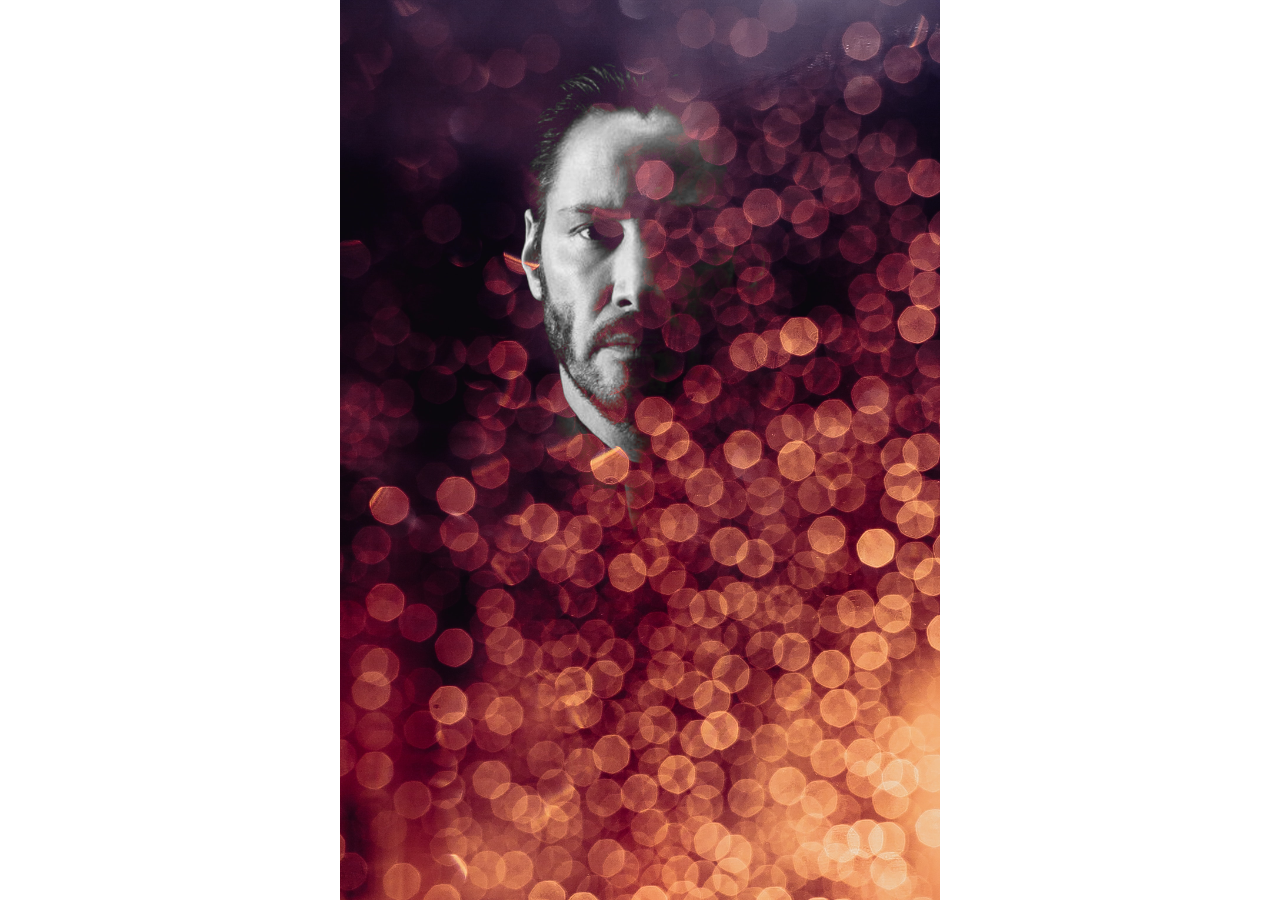
<file: 02-Background_blend_mode/index.html>
<!DOCTYPE html>
<html lang="es">

<head>
    <meta charset="UTF-8">
    <meta http-equiv="X-UA-Compatible" content="IE=edge">
    <meta name="viewport" content="width=device-width, initial-scale=1.0">
    <title>Background Blend Mode</title>
    <link rel="stylesheet" href="css/style.css">
</head>

<body>
    <div></div>
</body>

</html>
</file>
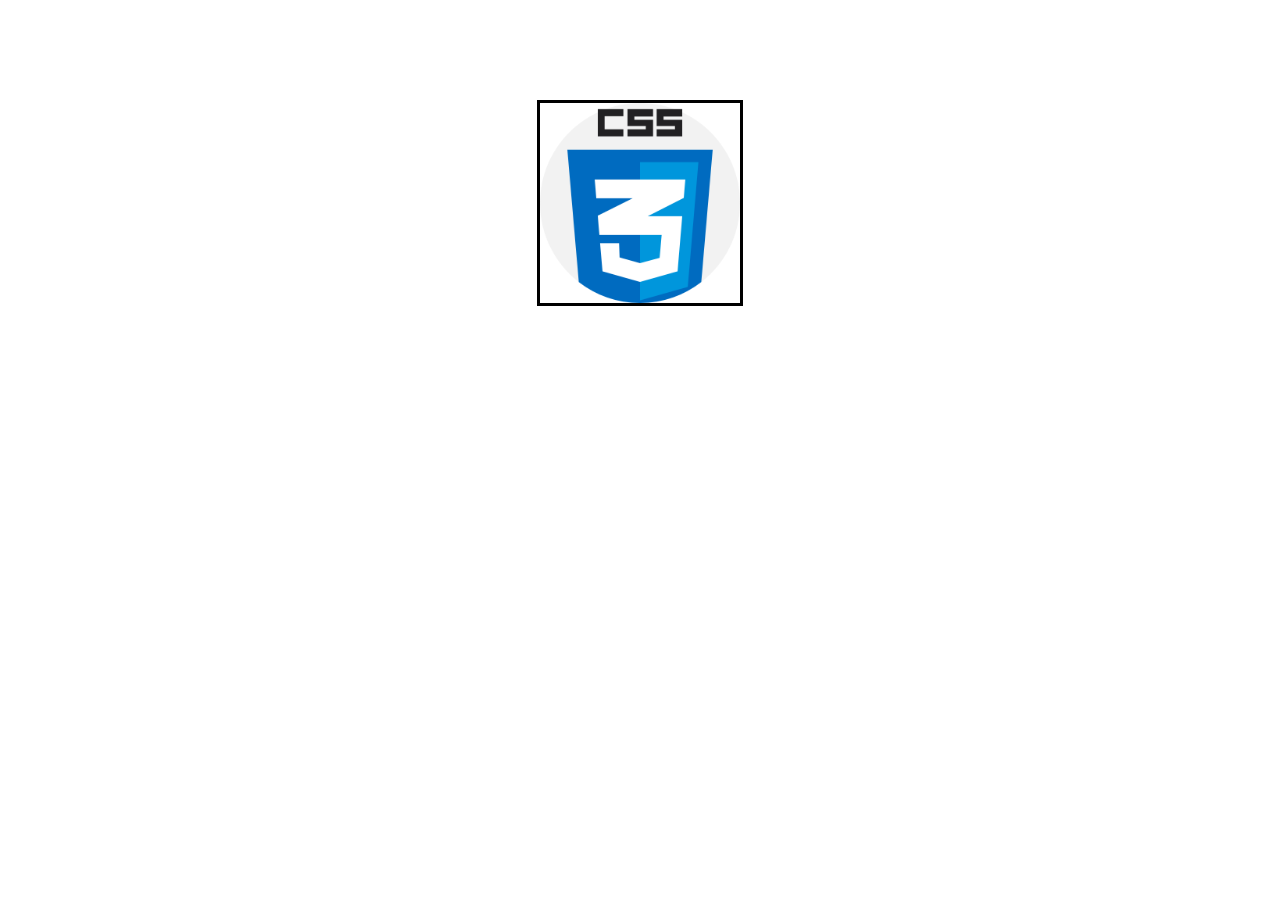
<file: 03-CSS-Trick/index.html>
<!DOCTYPE html>
<html lang="es">

<head>
    <meta charset="UTF-8">
    <meta http-equiv="X-UA-Compatible" content="IE=edge">
    <meta name="viewport" content="width=device-width, initial-scale=1.0">
    <title>BASE</title>
    <link rel="stylesheet" href="css/style.css">
</head>

<body>
    <div>
        <img src="images/fondo.png" alt="fondo">
    </div>
</body>

</html>
</file>
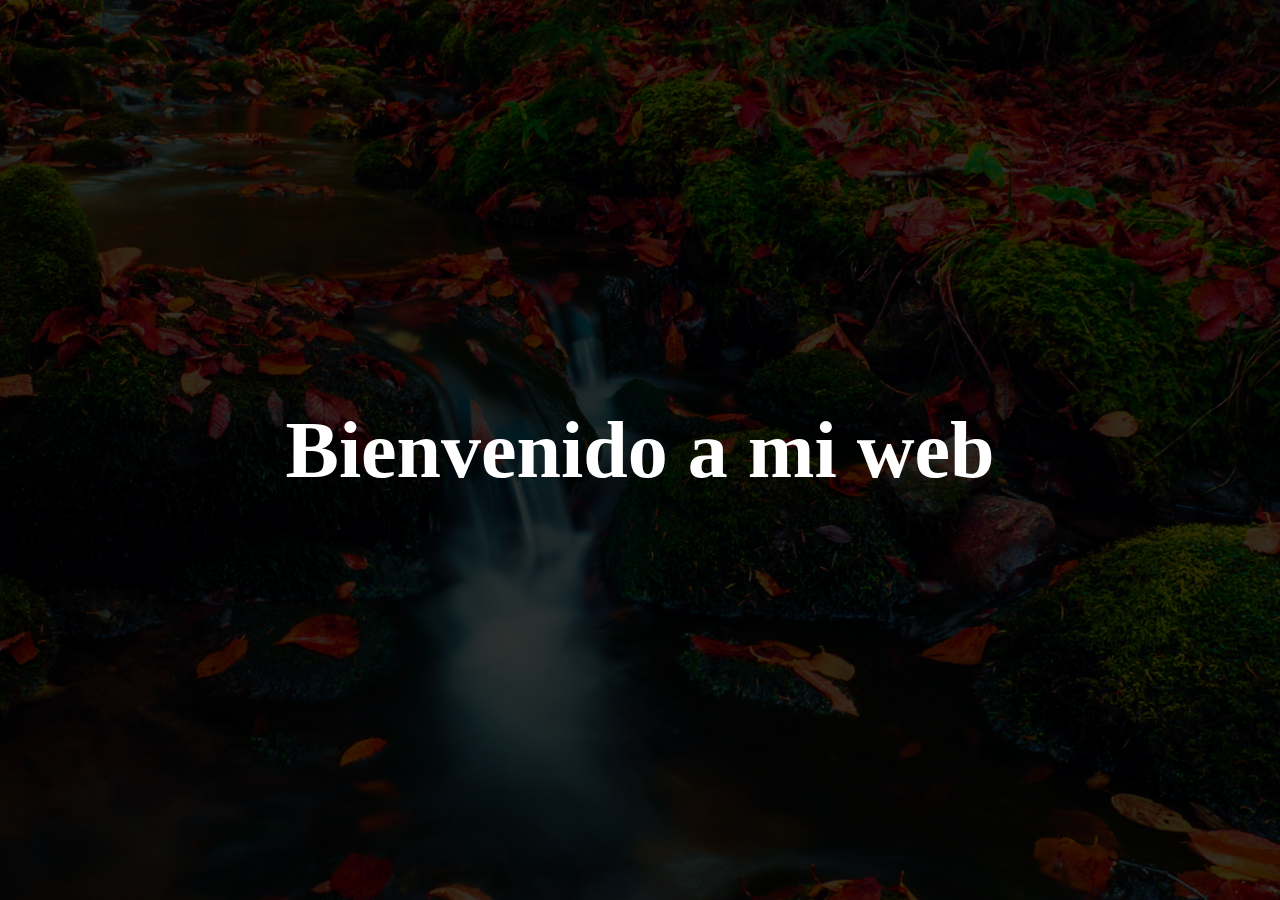
<file: 04-Backdrop-filtrer/index.html>
<!DOCTYPE html>
<html lang="es">

<head>
    <meta charset="UTF-8">
    <meta http-equiv="X-UA-Compatible" content="IE=edge">
    <meta name="viewport" content="width=device-width, initial-scale=1.0">
    <title>CSS Trick</title>
    <link rel="stylesheet" href="css/style.css">
</head>

<body>
    <div>
        <h1>Bienvenido a mi web</h1>
    </div>
</body>

</html>
</file>
<file: 02-Background_blend_mode/css/style.css>
*{
    margin: 0;
    padding: 0;
}
div{
    width: 100%;
    height: 100vh;
    background: url(../images/Hombre.png), url(../images/fondo.jpg);
    /* background-color: rgb(0, 0, 0); */
    background-repeat: no-repeat;
    background-size: contain;
    background-position: center center;
    background-blend-mode: lighten;
}
</file>
<file: 03-CSS-Trick/css/style.css>
div{
    width: 200px;
    height: 200px;
    border: 3px solid black;
    margin: 100px auto;
}
img{
    width: 100%;
    height: 100%;
    object-fit: cover;
    /* object-position: top;
    left 
    top
    center
    bottom
    left top
    center bottom
    etc....
    */
}
</file>
<file: 04-Backdrop-filtrer/css/style.css>
*{
    margin: 0;
}
body{
    margin:0;
    height: 100vh;
    background: url(../images/fondo1.jpg) ;
    background-size: cover;
    background-position: center;
    background-repeat: no-repeat;
}

div{
    width: 100%;
    height: 100vh;
    /* background: red; */
    backdrop-filter: blur(15px); /*Hace difuminado el fondo*/
    backdrop-filter: brightness(20%); /* Opaca el fondo*/
    /*Diferentes filtros
    backdrop-filter: contrast(20%);
    backdrop-filter: grayscale(20%);
    backdrop-filter: hue-rotate(20%);
    backdrop-filter: invert(20%);
    backdrop-filter: opacity(20%);
    backdrop-filter: sepia(20%);
    backdrop-filter: saturate(20%);
    */
}
h1{
    text-align: center;
    line-height: 100vh;
    font-size: 80px;
    color: white;
}
</file>
